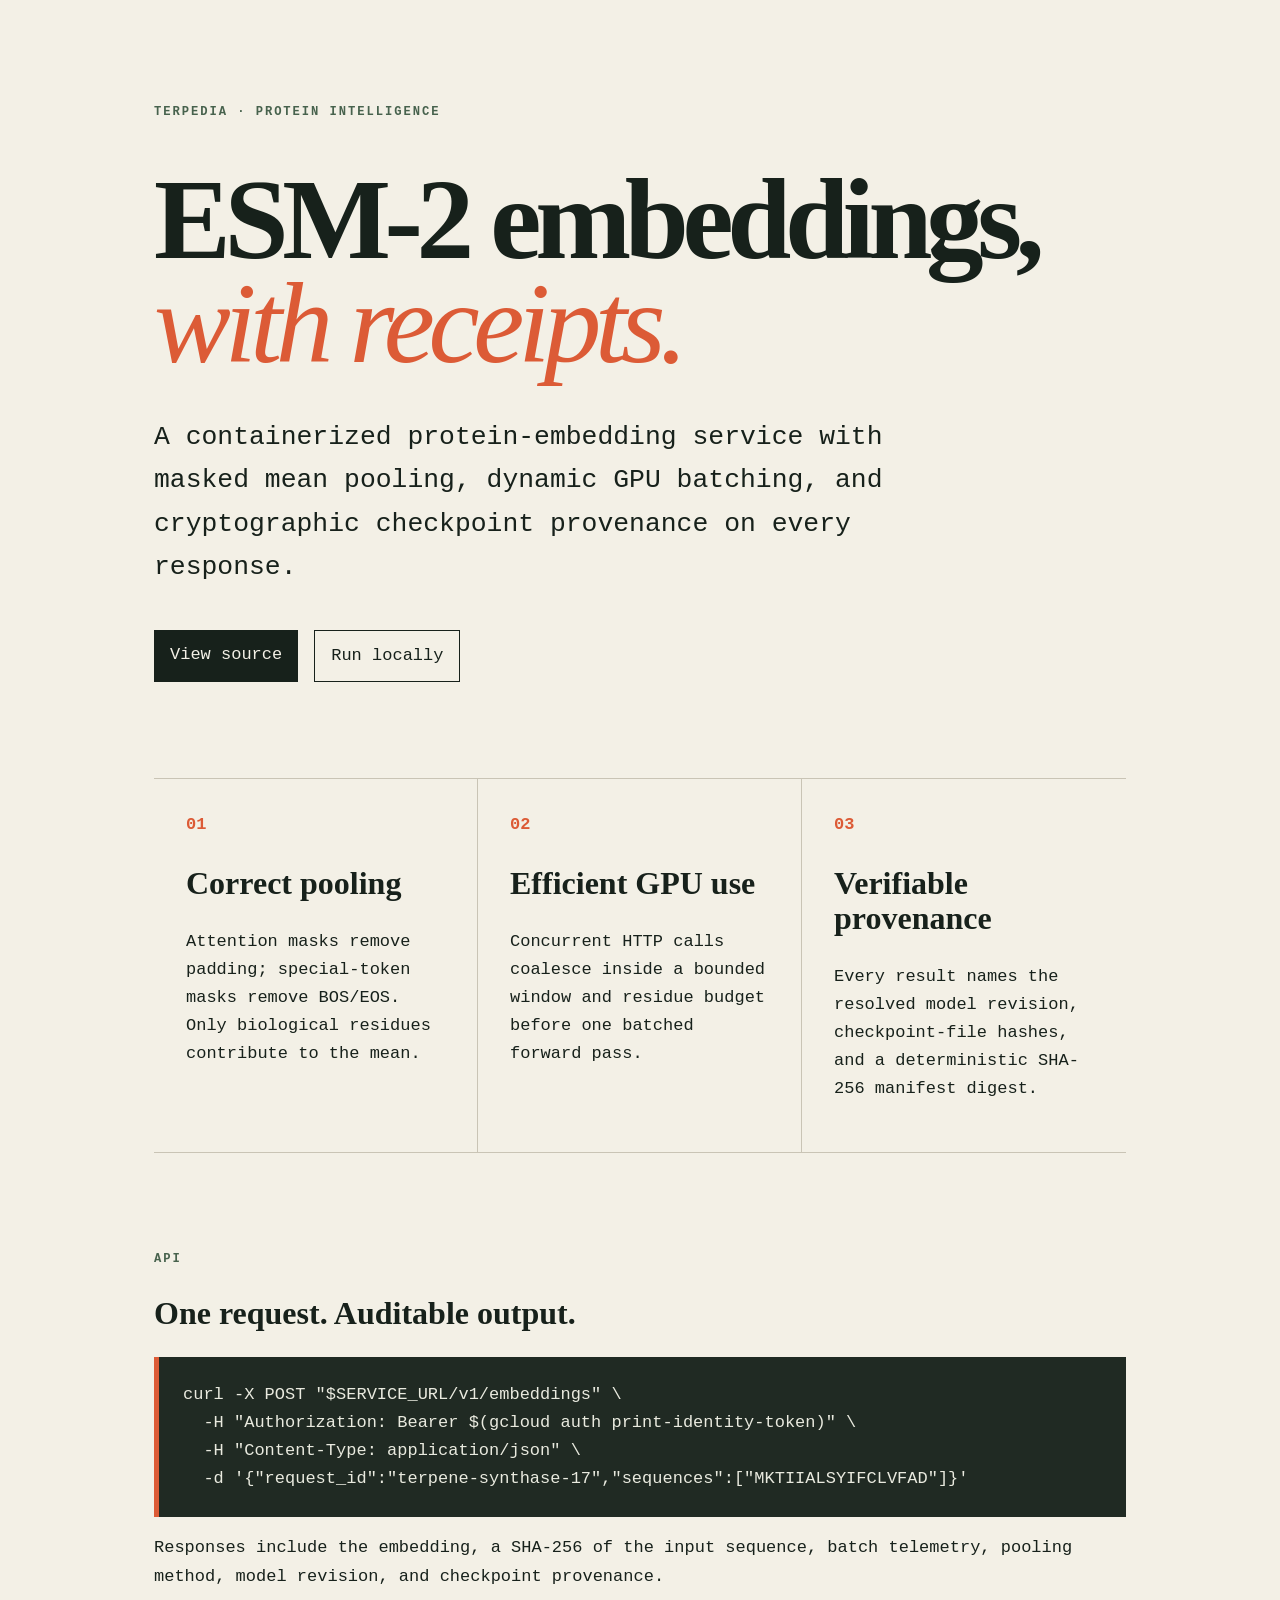
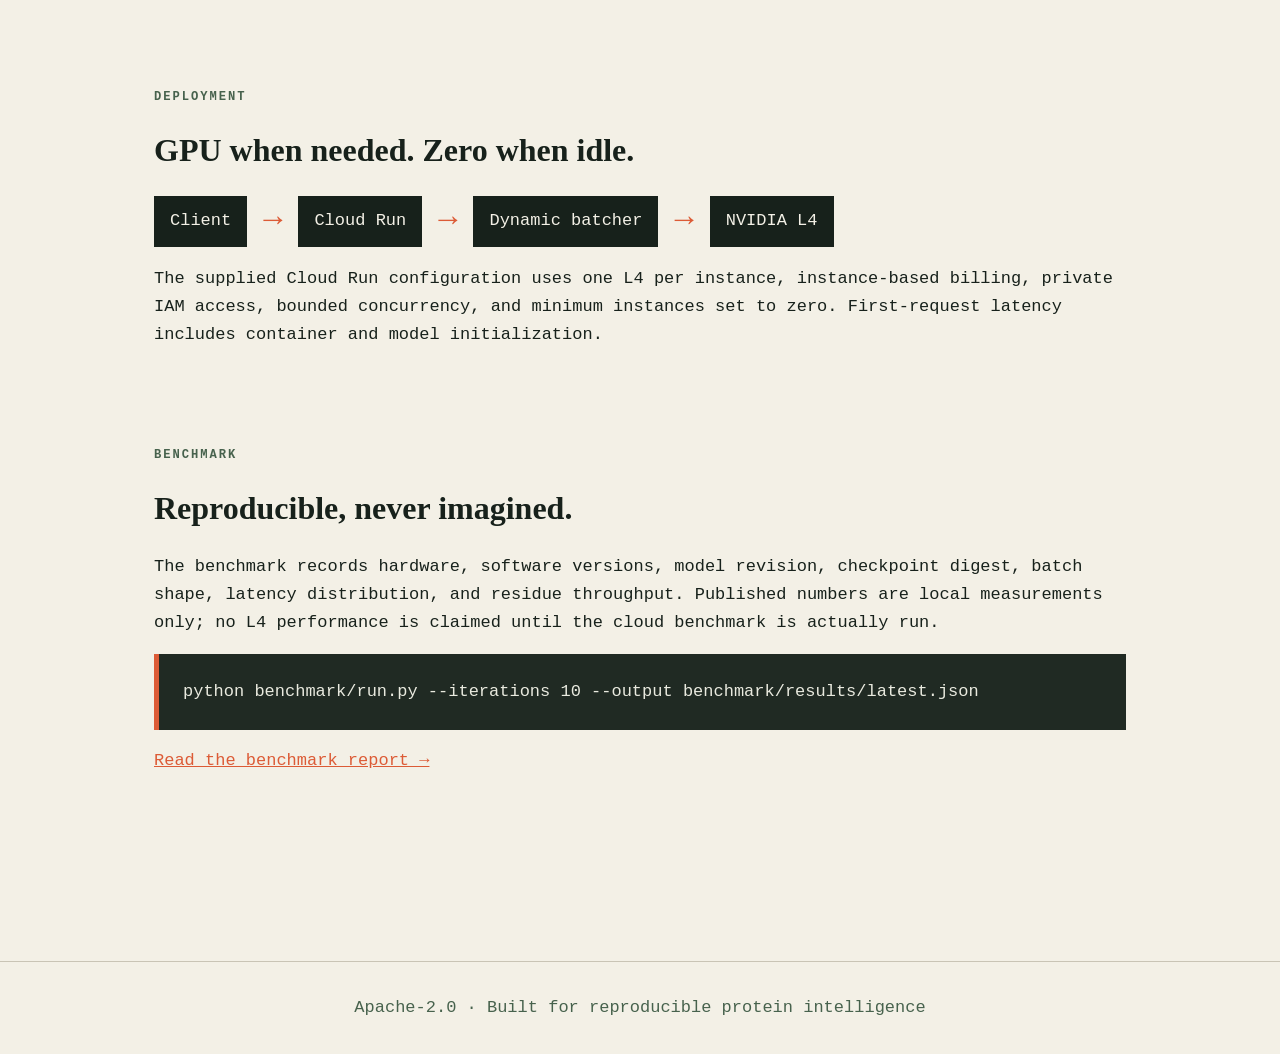
<file: docs/index.html>
<!doctype html>
<html lang="en">
<head>
  <meta charset="utf-8">
  <meta name="viewport" content="width=device-width,initial-scale=1">
  <title>Terpedia ESM-2 Inference</title>
  <link rel="stylesheet" href="style.css">
</head>
<body>
  <main>
    <p class="eyebrow">TERPEDIA · PROTEIN INTELLIGENCE</p>
    <h1>ESM-2 embeddings,<br><em>with receipts.</em></h1>
    <p class="lead">A containerized protein-embedding service with masked mean pooling, dynamic GPU batching, and cryptographic checkpoint provenance on every response.</p>
    <div class="actions"><a href="https://github.com/Terpedia/esm2-inference-service">View source</a><a class="secondary" href="#usage">Run locally</a></div>

    <section class="grid">
      <article><b>01</b><h2>Correct pooling</h2><p>Attention masks remove padding; special-token masks remove BOS/EOS. Only biological residues contribute to the mean.</p></article>
      <article><b>02</b><h2>Efficient GPU use</h2><p>Concurrent HTTP calls coalesce inside a bounded window and residue budget before one batched forward pass.</p></article>
      <article><b>03</b><h2>Verifiable provenance</h2><p>Every result names the resolved model revision, checkpoint-file hashes, and a deterministic SHA-256 manifest digest.</p></article>
    </section>

    <section id="usage">
      <p class="eyebrow">API</p><h2>One request. Auditable output.</h2>
      <pre><code>curl -X POST "$SERVICE_URL/v1/embeddings" \
  -H "Authorization: Bearer $(gcloud auth print-identity-token)" \
  -H "Content-Type: application/json" \
  -d '{"request_id":"terpene-synthase-17","sequences":["MKTIIALSYIFCLVFAD"]}'</code></pre>
      <p>Responses include the embedding, a SHA-256 of the input sequence, batch telemetry, pooling method, model revision, and checkpoint provenance.</p>
    </section>

    <section>
      <p class="eyebrow">DEPLOYMENT</p><h2>GPU when needed. Zero when idle.</h2>
      <div class="flow"><span>Client</span><i>→</i><span>Cloud Run</span><i>→</i><span>Dynamic batcher</span><i>→</i><span>NVIDIA L4</span></div>
      <p>The supplied Cloud Run configuration uses one L4 per instance, instance-based billing, private IAM access, bounded concurrency, and minimum instances set to zero. First-request latency includes container and model initialization.</p>
    </section>

    <section>
      <p class="eyebrow">BENCHMARK</p><h2>Reproducible, never imagined.</h2>
      <p>The benchmark records hardware, software versions, model revision, checkpoint digest, batch shape, latency distribution, and residue throughput. Published numbers are local measurements only; no L4 performance is claimed until the cloud benchmark is actually run.</p>
      <pre><code>python benchmark/run.py --iterations 10 --output benchmark/results/latest.json</code></pre>
      <p><a href="benchmark.html">Read the benchmark report →</a></p>
    </section>
  </main>
  <footer>Apache-2.0 · Built for reproducible protein intelligence</footer>
</body>
</html>
</file>
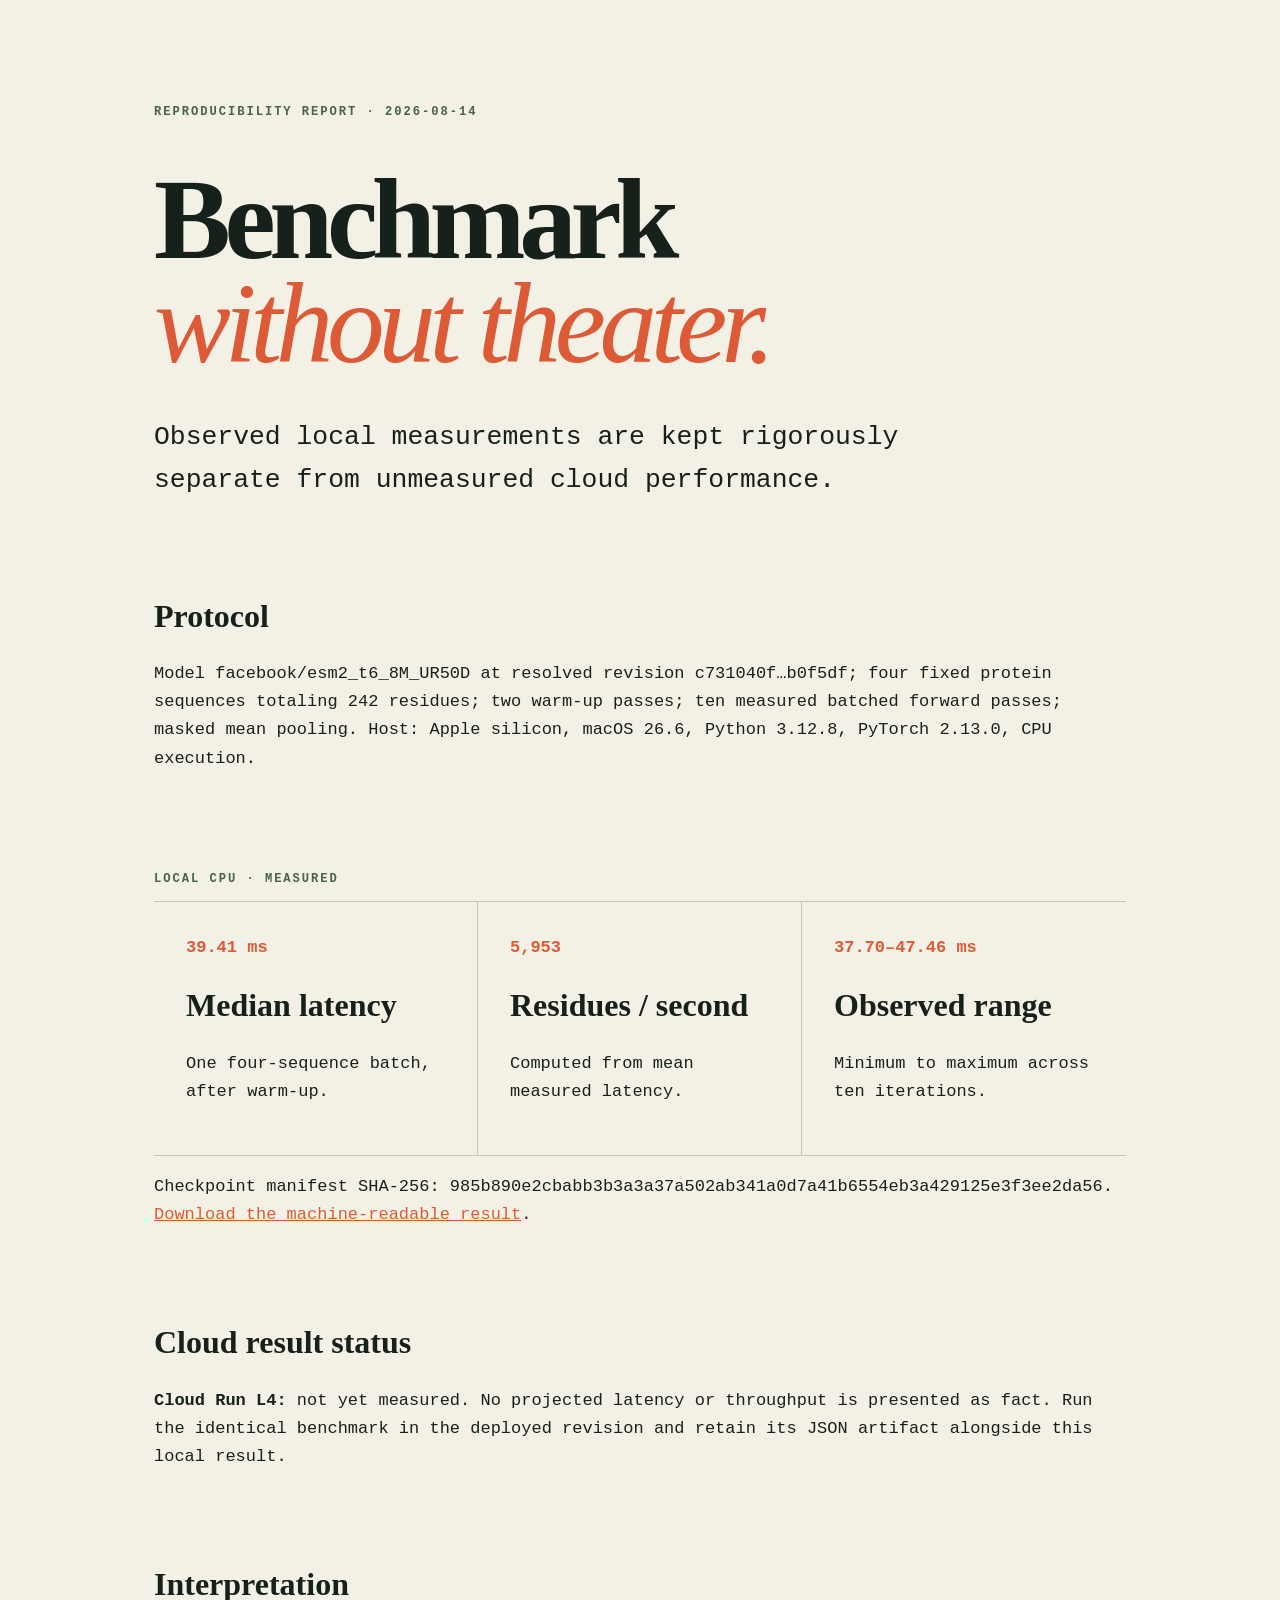
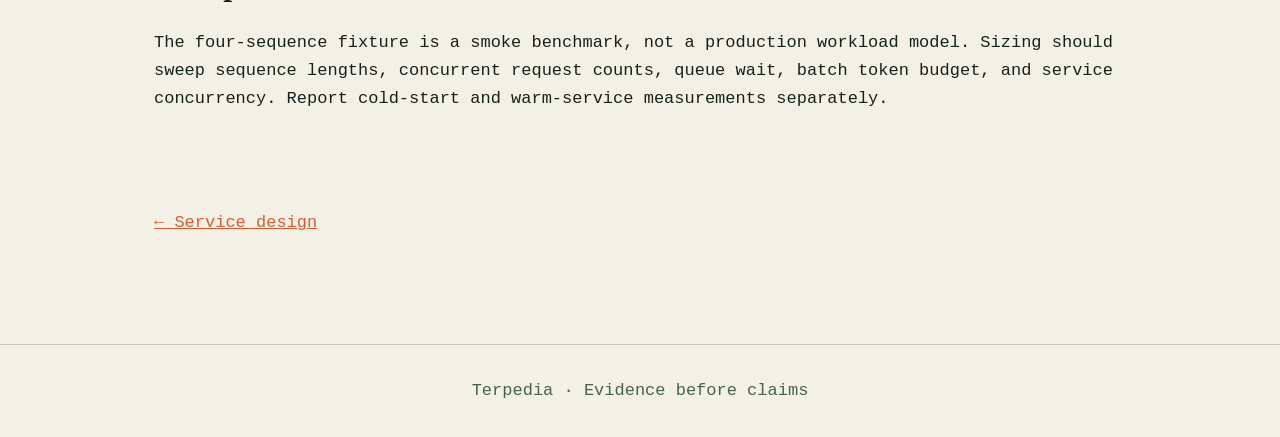
<file: docs/benchmark.html>
<!doctype html><html lang="en"><head><meta charset="utf-8"><meta name="viewport" content="width=device-width,initial-scale=1"><title>Benchmark · Terpedia ESM-2</title><link rel="stylesheet" href="style.css"></head><body><main><p class="eyebrow">REPRODUCIBILITY REPORT · 2026-08-14</p><h1>Benchmark<br><em>without theater.</em></h1><p class="lead">Observed local measurements are kept rigorously separate from unmeasured cloud performance.</p><section><h2>Protocol</h2><p>Model <code>facebook/esm2_t6_8M_UR50D</code> at resolved revision <code>c731040f…b0f5df</code>; four fixed protein sequences totaling 242 residues; two warm-up passes; ten measured batched forward passes; masked mean pooling. Host: Apple silicon, macOS 26.6, Python 3.12.8, PyTorch 2.13.0, CPU execution.</p></section><section><p class="eyebrow">LOCAL CPU · MEASURED</p><div class="grid"><article><b>39.41 ms</b><h2>Median latency</h2><p>One four-sequence batch, after warm-up.</p></article><article><b>5,953</b><h2>Residues / second</h2><p>Computed from mean measured latency.</p></article><article><b>37.70–47.46 ms</b><h2>Observed range</h2><p>Minimum to maximum across ten iterations.</p></article></div><p>Checkpoint manifest SHA-256: <code>985b890e2cbabb3b3a3a37a502ab341a0d7a41b6554eb3a429125e3f3ee2da56</code>. <a href="local-cpu-2026-08-14.json">Download the machine-readable result</a>.</p></section><section><h2>Cloud result status</h2><p><strong>Cloud Run L4:</strong> not yet measured. No projected latency or throughput is presented as fact. Run the identical benchmark in the deployed revision and retain its JSON artifact alongside this local result.</p></section><section><h2>Interpretation</h2><p>The four-sequence fixture is a smoke benchmark, not a production workload model. Sizing should sweep sequence lengths, concurrent request counts, queue wait, batch token budget, and service concurrency. Report cold-start and warm-service measurements separately.</p></section><p><a href="index.html">← Service design</a></p></main><footer>Terpedia · Evidence before claims</footer></body></html>
</file>
<file: docs/style.css>
:root{--ink:#17211b;--paper:#f3f0e6;--accent:#dc5b36;--moss:#47624d;--line:#c9c4b5}*{box-sizing:border-box}body{margin:0;background:var(--paper);color:var(--ink);font:17px/1.65 ui-monospace,SFMono-Regular,Menlo,monospace}main{max-width:1100px;margin:auto;padding:7vw 5vw}.eyebrow{color:var(--moss);font-size:.76rem;font-weight:800;letter-spacing:.16em}h1{font:700 clamp(3.2rem,9vw,7.6rem)/.9 Georgia,serif;letter-spacing:-.055em;margin:.4em 0 .35em}h1 em{color:var(--accent);font-weight:400}h2{font:700 2rem/1.1 Georgia,serif}.lead{font-size:clamp(1.15rem,2.2vw,1.65rem);max-width:800px}.actions{display:flex;gap:1rem;margin:2.5rem 0 5rem}.actions a,.flow span{background:var(--ink);color:var(--paper);padding:.7rem 1rem;text-decoration:none}.actions .secondary{background:transparent;color:var(--ink);border:1px solid var(--ink)}.grid{display:grid;grid-template-columns:repeat(3,1fr);gap:0;border-top:1px solid var(--line);border-bottom:1px solid var(--line)}article{padding:2rem;border-right:1px solid var(--line)}article:last-child{border:0}article b{color:var(--accent)}section{margin:6rem 0}pre{overflow:auto;background:#202a23;color:#e9eadf;padding:1.5rem;border-left:5px solid var(--accent)}code{font-family:inherit}.flow{display:flex;align-items:center;gap:1rem;flex-wrap:wrap}.flow i{color:var(--accent);font-size:2rem}a{color:var(--accent)}footer{border-top:1px solid var(--line);padding:2rem 5vw;text-align:center;color:var(--moss)}@media(max-width:750px){.grid{grid-template-columns:1fr}article{border-right:0;border-bottom:1px solid var(--line)}h1{font-size:3.7rem}}
</file>
